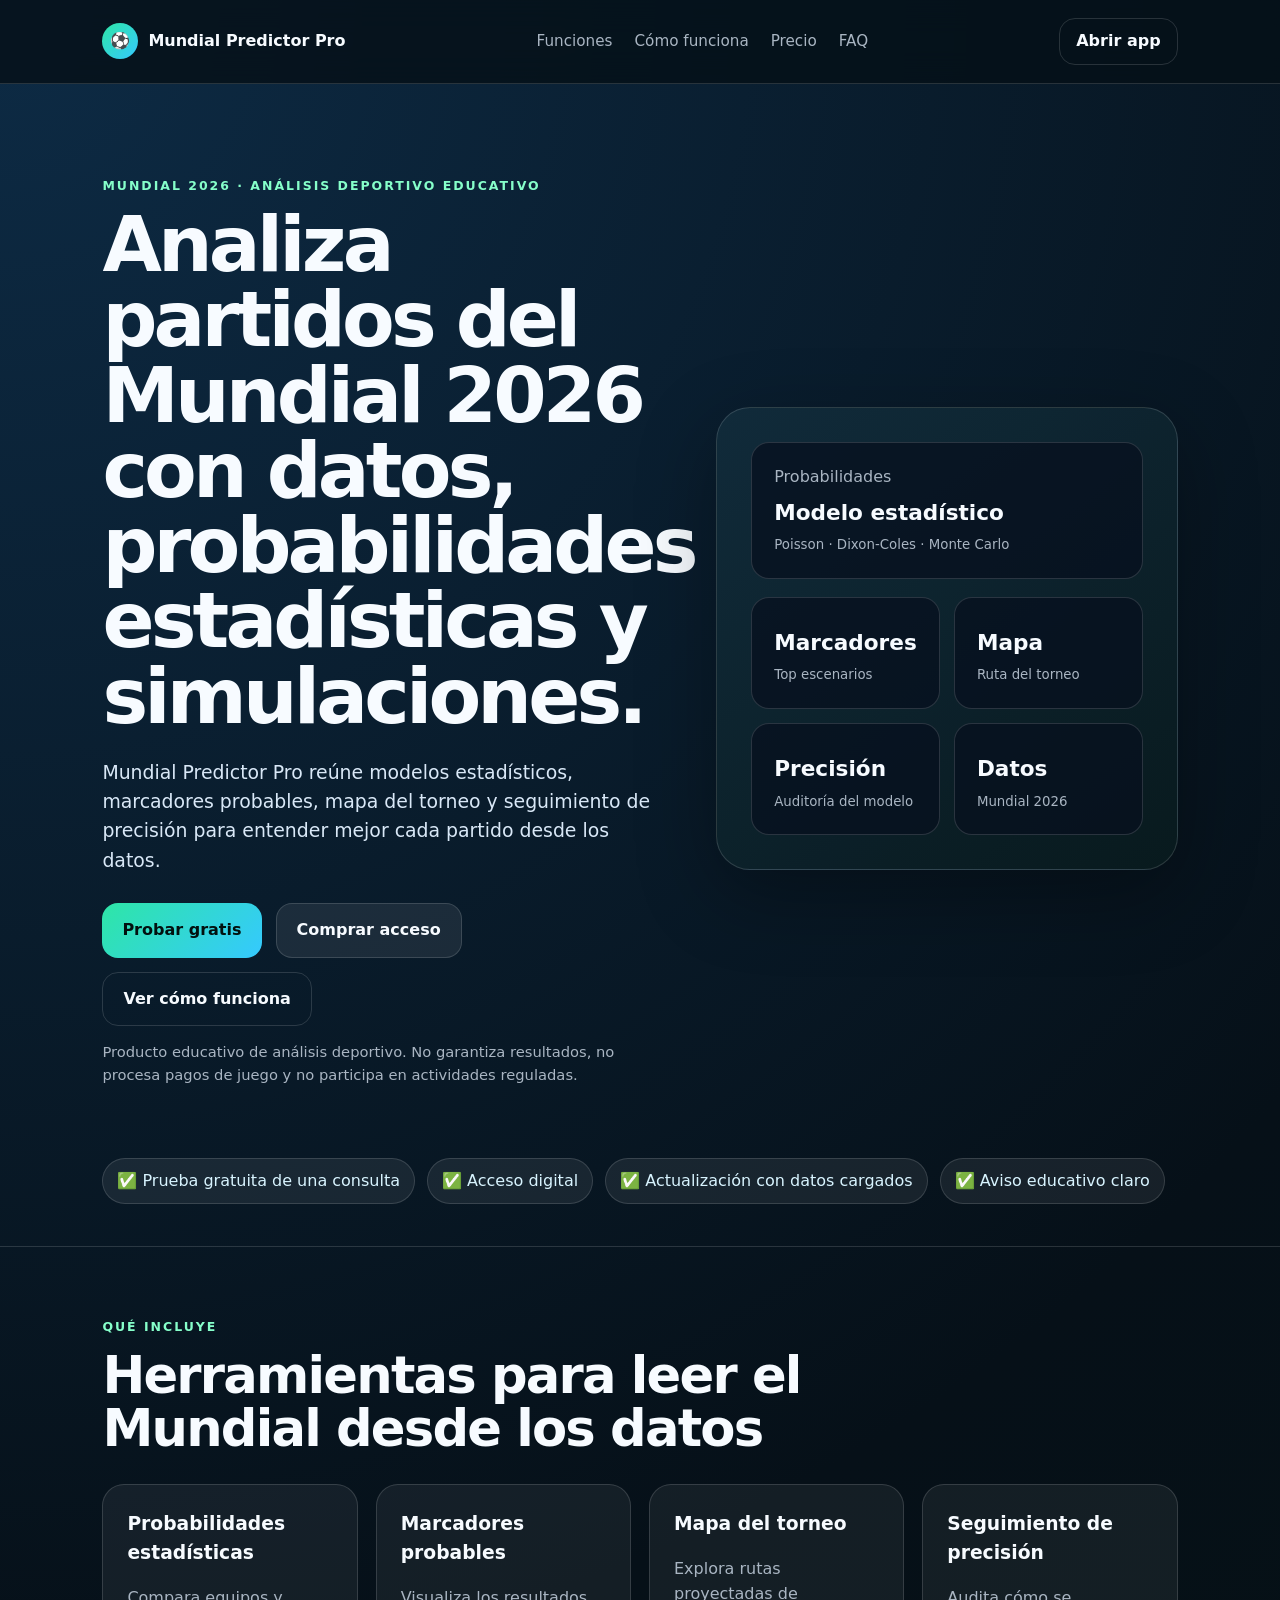
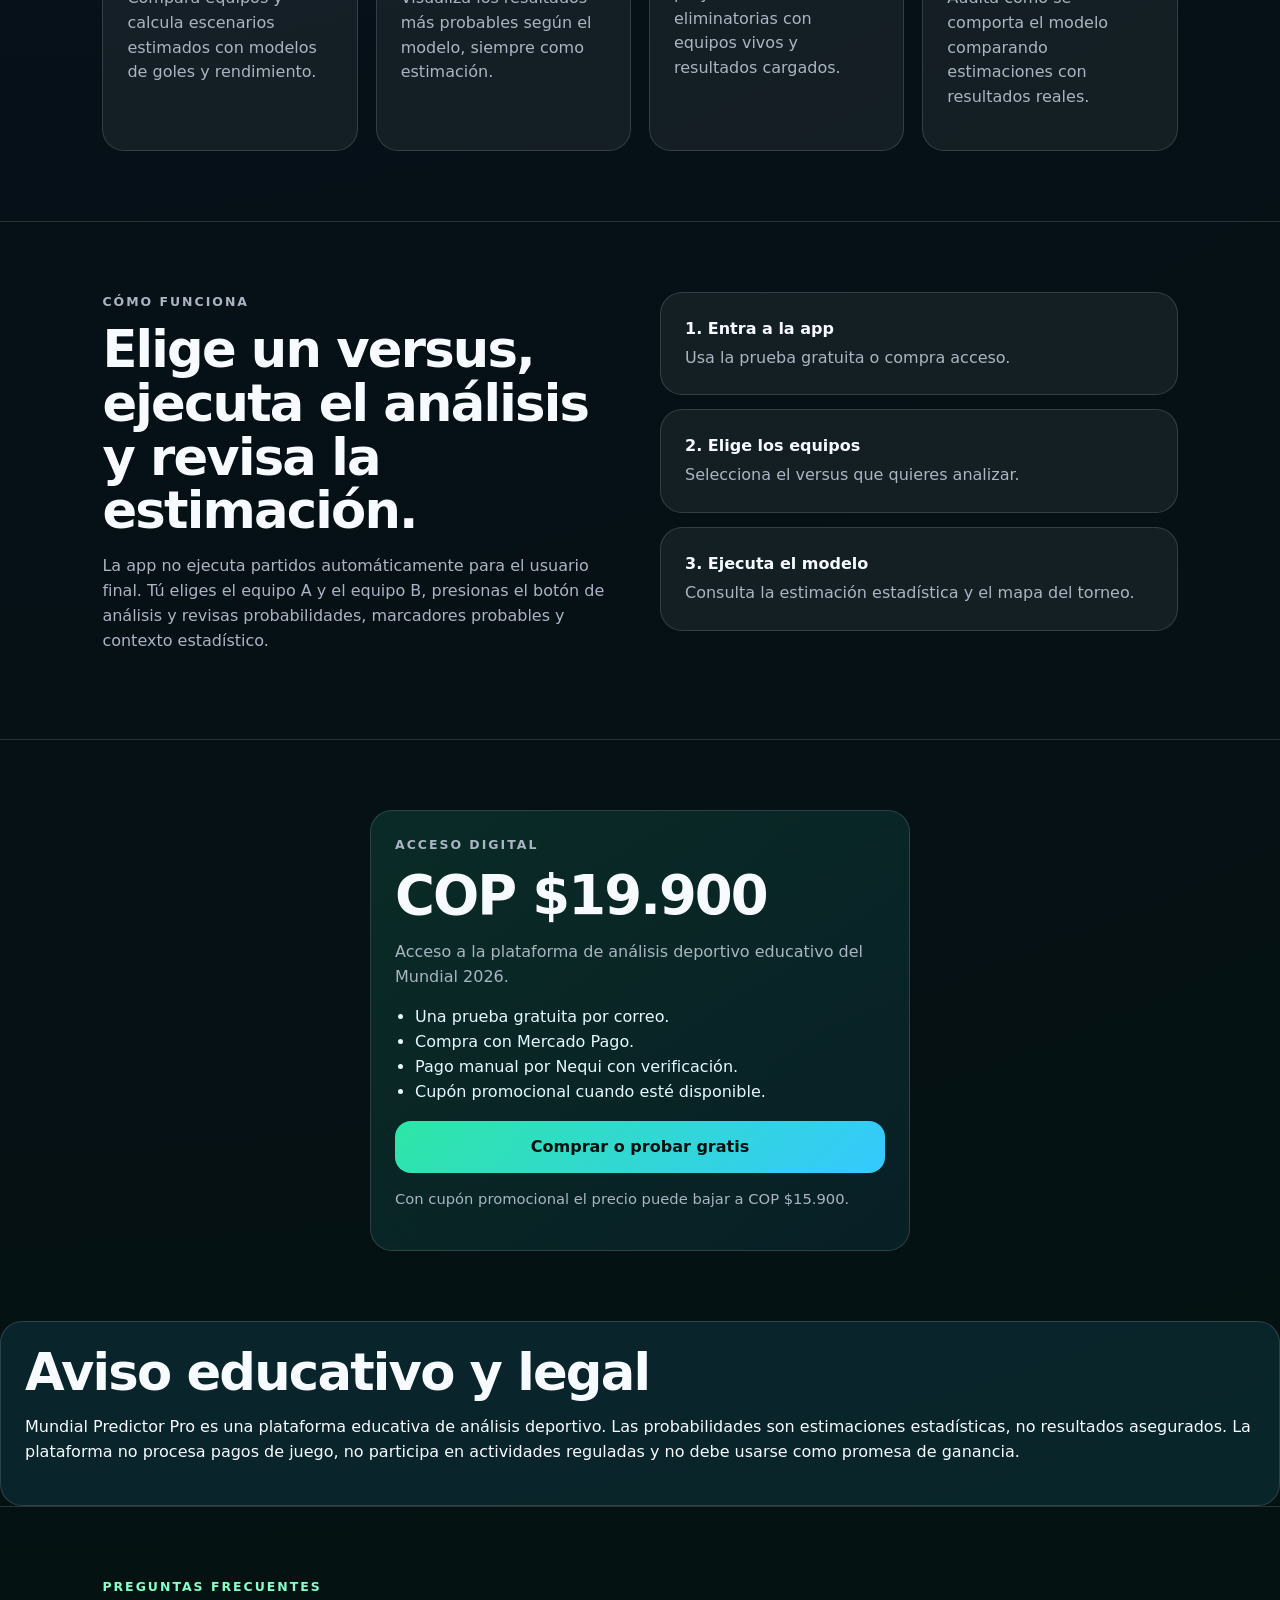
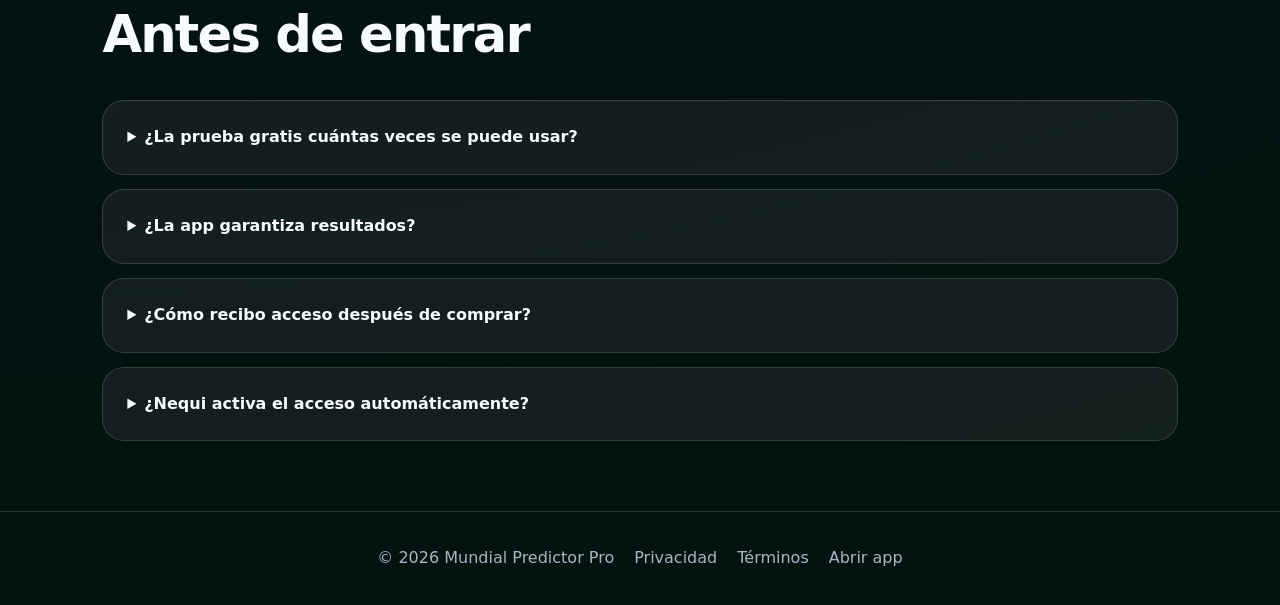
<file: index.html>
<!doctype html>
<html lang="es">
<head>
  <meta charset="utf-8" />
  <meta name="viewport" content="width=device-width, initial-scale=1" />
  <title>Mundial Predictor Pro | Análisis deportivo educativo del Mundial 2026</title>
  <meta name="description" content="Analiza partidos del Mundial 2026 con datos, probabilidades estadísticas, simulaciones y mapa del torneo. Plataforma educativa de análisis deportivo; no garantiza resultados ni procesa pagos de juego." />
  <meta name="robots" content="index, follow" />
  <link rel="canonical" href="https://mundialpredictorpro.com/" />
  <link rel="icon" href="/favicon.ico" sizes="any">
  <link rel="icon" type="image/png" sizes="48x48" href="/favicon-48.png">
  <link rel="icon" type="image/png" sizes="96x96" href="/favicon-96.png">
  <link rel="icon" type="image/png" sizes="192x192" href="/favicon-192.png">
  <link rel="apple-touch-icon" href="/apple-touch-icon.png">
  <link rel="manifest" href="/site.webmanifest">
  <link rel="stylesheet" href="styles.css" />
  <meta property="og:title" content="Mundial Predictor Pro" />
  <meta property="og:description" content="Análisis deportivo educativo del Mundial 2026 con datos, simulaciones y probabilidades estadísticas." />
  <meta property="og:type" content="website" />
  <meta property="og:url" content="https://mundialpredictorpro.com/" />
</head>
<!-- Google tag (gtag.js) -->
<script async src="https://www.googletagmanager.com/gtag/js?id=AW-18288267236"></script>
<script>
  window.dataLayer = window.dataLayer || [];
  function gtag(){dataLayer.push(arguments);}
  gtag('js', new Date());

  gtag('config', 'AW-18288267236');
</script>
<body>
  <header class="site-header">
    <a class="brand" href="#top" aria-label="Mundial Predictor Pro">
      <span class="brand-icon">⚽</span>
      <span>Mundial Predictor Pro</span>
    </a>
    <nav aria-label="Navegación principal">
      <a href="#funciones">Funciones</a>
      <a href="#como-funciona">Cómo funciona</a>
      <a href="#precio">Precio</a>
      <a href="#faq">FAQ</a>
    </nav>
    <a class="btn btn-small" href="app.html" rel="noopener">Abrir app</a>
  </header>

  <main id="top">
    <section class="hero">
      <div class="hero-copy">
        <p class="eyebrow">Mundial 2026 · Análisis deportivo educativo</p>
        <h1>Analiza partidos del Mundial 2026 con datos, probabilidades estadísticas y simulaciones.</h1>
        <p class="hero-text">Mundial Predictor Pro reúne modelos estadísticos, marcadores probables, mapa del torneo y seguimiento de precisión para entender mejor cada partido desde los datos.</p>
        <div class="cta-row">
          <a class="btn btn-primary" href="app.html" rel="noopener">Probar gratis</a>
          <a class="btn btn-secondary" href="app.html" rel="noopener">Comprar acceso</a>
          <a class="btn btn-ghost" href="#como-funciona">Ver cómo funciona</a>
        </div>
        <p class="legal-note">Producto educativo de análisis deportivo. No garantiza resultados, no procesa pagos de juego y no participa en actividades reguladas.</p>
      </div>
      <div class="hero-card" aria-label="Resumen de funciones">
        <div class="panel large">
          <span>Probabilidades</span>
          <strong>Modelo estadístico</strong>
          <small>Poisson · Dixon-Coles · Monte Carlo</small>
        </div>
        <div class="grid-panels">
          <div class="panel"><strong>Marcadores</strong><small>Top escenarios</small></div>
          <div class="panel"><strong>Mapa</strong><small>Ruta del torneo</small></div>
          <div class="panel"><strong>Precisión</strong><small>Auditoría del modelo</small></div>
          <div class="panel"><strong>Datos</strong><small>Mundial 2026</small></div>
        </div>
      </div>
    </section>

    <section class="trust-strip">
      <span>✅ Prueba gratuita de una consulta</span>
      <span>✅ Acceso digital</span>
      <span>✅ Actualización con datos cargados</span>
      <span>✅ Aviso educativo claro</span>
    </section>

    <section id="funciones" class="section">
      <div class="section-head">
        <p class="eyebrow">Qué incluye</p>
        <h2>Herramientas para leer el Mundial desde los datos</h2>
      </div>
      <div class="features">
        <article>
          <h3>Probabilidades estadísticas</h3>
          <p>Compara equipos y calcula escenarios estimados con modelos de goles y rendimiento.</p>
        </article>
        <article>
          <h3>Marcadores probables</h3>
          <p>Visualiza los resultados más probables según el modelo, siempre como estimación.</p>
        </article>
        <article>
          <h3>Mapa del torneo</h3>
          <p>Explora rutas proyectadas de eliminatorias con equipos vivos y resultados cargados.</p>
        </article>
        <article>
          <h3>Seguimiento de precisión</h3>
          <p>Audita cómo se comporta el modelo comparando estimaciones con resultados reales.</p>
        </article>
      </div>
    </section>

    <section id="como-funciona" class="section split">
      <div>
        <p class="eyebrow">Cómo funciona</p>
        <h2>Elige un versus, ejecuta el análisis y revisa la estimación.</h2>
        <p>La app no ejecuta partidos automáticamente para el usuario final. Tú eliges el equipo A y el equipo B, presionas el botón de análisis y revisas probabilidades, marcadores probables y contexto estadístico.</p>
      </div>
      <ol class="steps">
        <li><strong>1. Entra a la app</strong><span>Usa la prueba gratuita o compra acceso.</span></li>
        <li><strong>2. Elige los equipos</strong><span>Selecciona el versus que quieres analizar.</span></li>
        <li><strong>3. Ejecuta el modelo</strong><span>Consulta la estimación estadística y el mapa del torneo.</span></li>
      </ol>
    </section>

    <section id="precio" class="section price-section">
      <div class="price-card">
        <p class="eyebrow">Acceso digital</p>
        <h2>COP $19.900</h2>
        <p>Acceso a la plataforma de análisis deportivo educativo del Mundial 2026.</p>
        <ul>
          <li>Una prueba gratuita por correo.</li>
          <li>Compra con Mercado Pago.</li>
          <li>Pago manual por Nequi con verificación.</li>
          <li>Cupón promocional cuando esté disponible.</li>
        </ul>
        <a class="btn btn-primary full" href="app.html" rel="noopener">Comprar o probar gratis</a>
        <p class="legal-note">Con cupón promocional el precio puede bajar a COP $15.900.</p>
      </div>
    </section>

    <section class="section warning-box">
      <h2>Aviso educativo y legal</h2>
      <p>Mundial Predictor Pro es una plataforma educativa de análisis deportivo. Las probabilidades son estimaciones estadísticas, no resultados asegurados. La plataforma no procesa pagos de juego, no participa en actividades reguladas y no debe usarse como promesa de ganancia.</p>
    </section>

    <section id="faq" class="section faq">
      <div class="section-head">
        <p class="eyebrow">Preguntas frecuentes</p>
        <h2>Antes de entrar</h2>
      </div>
      <details>
        <summary>¿La prueba gratis cuántas veces se puede usar?</summary>
        <p>La prueba gratuita está pensada para una consulta por correo, de forma que puedas conocer la plataforma antes de comprar acceso.</p>
      </details>
      <details>
        <summary>¿La app garantiza resultados?</summary>
        <p>No. La app entrega estimaciones estadísticas y simulaciones educativas. Ningún resultado está garantizado.</p>
      </details>
      <details>
        <summary>¿Cómo recibo acceso después de comprar?</summary>
        <p>Después del pago aprobado, revisa tu correo. Si no ves el mensaje, revisa Spam, Promociones o Correo no deseado.</p>
      </details>
      <details>
        <summary>¿Nequi activa el acceso automáticamente?</summary>
        <p>No. Nequi es manual y puede tardar más. El acceso se activa después de verificar el pago real.</p>
      </details>
    </section>
  </main>

  <footer class="site-footer">
    <span>© 2026 Mundial Predictor Pro</span>
    <a href="privacy.html">Privacidad</a>
    <a href="terms.html">Términos</a>
    <a href="app.html" rel="noopener">Abrir app</a>
  </footer>
</body>
</html>
</file>
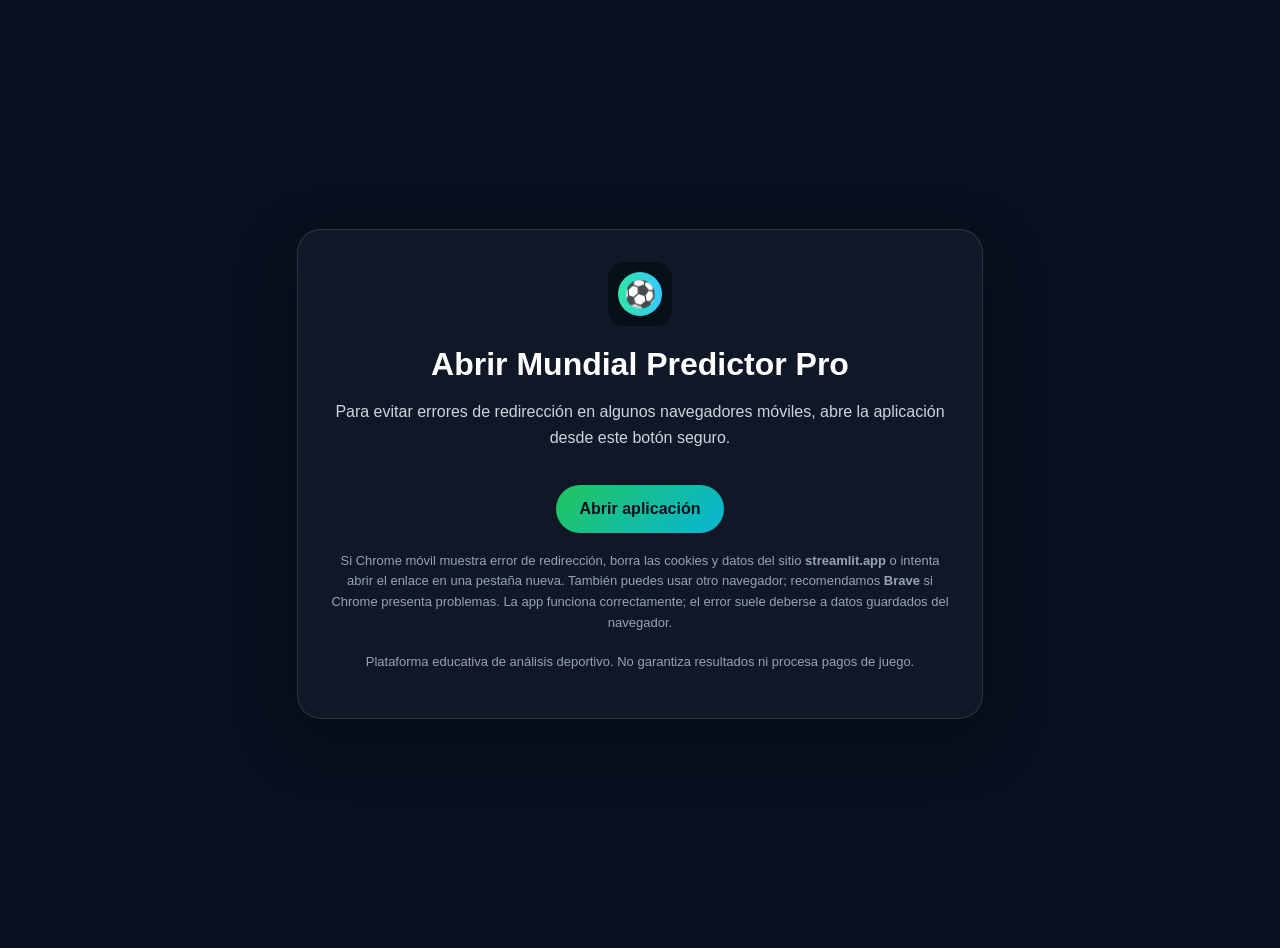
<file: app.html>
<!doctype html>
<html lang="es">
<head>
  <meta charset="utf-8">
  <meta name="viewport" content="width=device-width, initial-scale=1">
  <title>Abrir app | Mundial Predictor Pro</title>
  <meta name="description" content="Accede a Mundial Predictor Pro, plataforma educativa de análisis deportivo del Mundial 2026.">
  <link rel="icon" href="/favicon.svg">
  <style>
    body {
      margin: 0;
      min-height: 100vh;
      display: grid;
      place-items: center;
      font-family: Arial, sans-serif;
      background: #07111f;
      color: white;
      padding: 24px;
    }
    .card {
      max-width: 620px;
      width: 100%;
      background: #101827;
      border: 1px solid rgba(255,255,255,.12);
      border-radius: 24px;
      padding: 32px;
      text-align: center;
      box-shadow: 0 20px 60px rgba(0,0,0,.35);
    }
    .logo {
      width: 64px;
      height: 64px;
      margin-bottom: 16px;
    }
    h1 {
      margin: 0 0 12px;
      font-size: 32px;
    }
    p {
      color: #cbd5e1;
      line-height: 1.6;
    }
    a.button {
      display: inline-block;
      margin-top: 18px;
      padding: 15px 24px;
      border-radius: 999px;
      background: linear-gradient(135deg, #22c55e, #06b6d4);
      color: #03111f;
      text-decoration: none;
      font-weight: 800;
    }
    .note {
      margin-top: 18px;
      font-size: 13px;
      color: #94a3b8;
    }
  </style>
</head>
<body>
  <main class="card">
    <img class="logo" src="/favicon.svg" alt="Mundial Predictor Pro">
    <h1>Abrir Mundial Predictor Pro</h1>
    <p>
      Para evitar errores de redirección en algunos navegadores móviles,
      abre la aplicación desde este botón seguro.
    </p>

    <a class="button"
       href="https://predictor-mundial-2026-edp.streamlit.app/"
       target="_blank"
       rel="noopener noreferrer">
      Abrir aplicación
    </a>

<p class="note">
  Si Chrome móvil muestra error de redirección, borra las cookies y datos del sitio
  <strong>streamlit.app</strong> o intenta abrir el enlace en una pestaña nueva.
  También puedes usar otro navegador; recomendamos <strong>Brave</strong> si Chrome presenta problemas.
  La app funciona correctamente; el error suele deberse a datos guardados del navegador.
</p>

    <p class="note">
      Plataforma educativa de análisis deportivo. No garantiza resultados ni procesa pagos de juego.
    </p>
  </main>
</body>
</html>
</file>
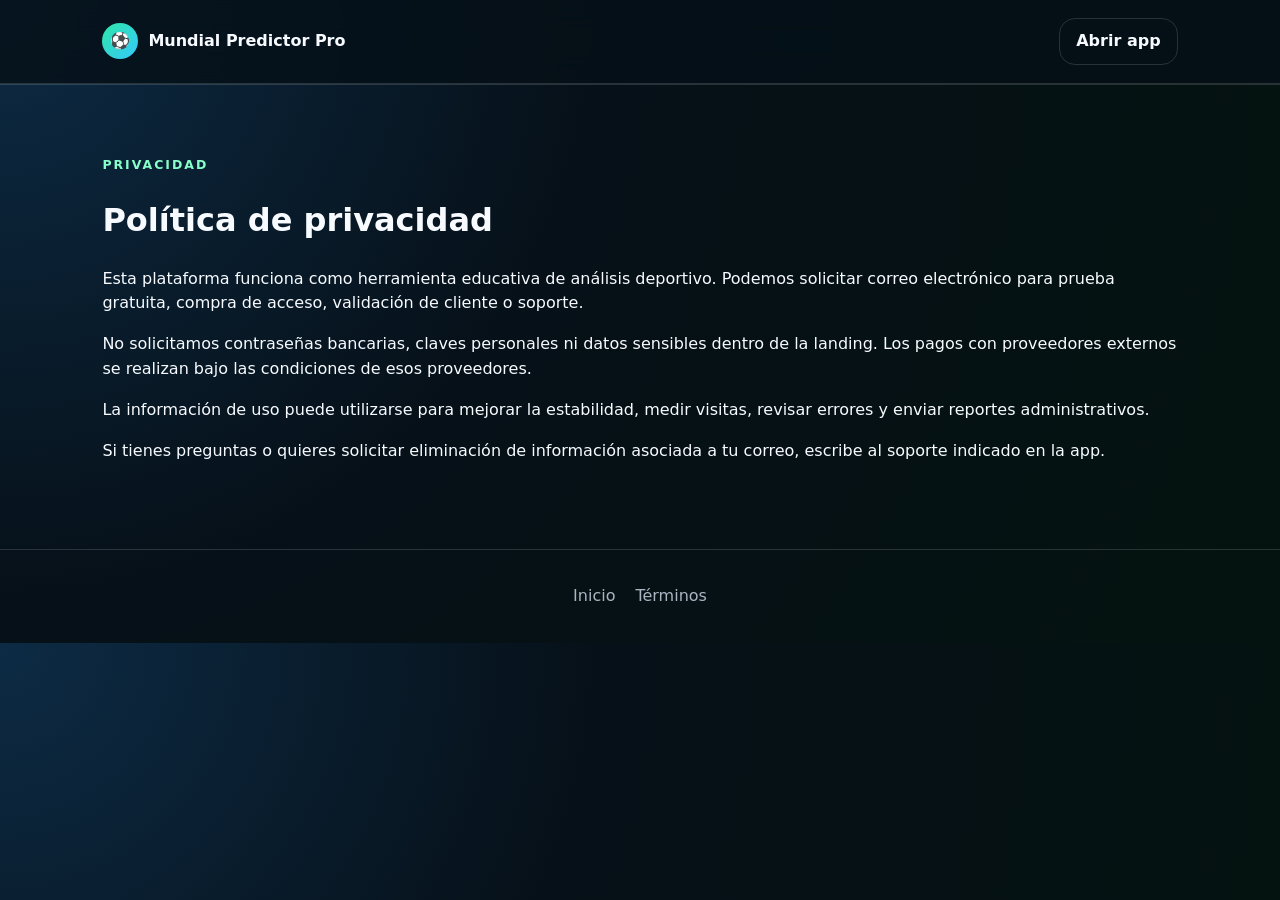
<file: privacy.html>
<!doctype html><html lang="es"><head><meta charset="utf-8"><meta name="viewport" content="width=device-width, initial-scale=1"><title>Privacidad | Mundial Predictor Pro</title><meta name="robots" content="index, follow"><link rel="canonical" href="https://mundialpredictorpro.com/privacy.html"><link rel="stylesheet" href="styles.css"></head><body><header class="site-header"><a class="brand" href="/"><span class="brand-icon">⚽</span><span>Mundial Predictor Pro</span></a><a class="btn btn-small" href="https://predictor-mundial-2026-edp.streamlit.app/">Abrir app</a></header><main class="section"><p class="eyebrow">Privacidad</p><h1>Política de privacidad</h1><p>Esta plataforma funciona como herramienta educativa de análisis deportivo. Podemos solicitar correo electrónico para prueba gratuita, compra de acceso, validación de cliente o soporte.</p><p>No solicitamos contraseñas bancarias, claves personales ni datos sensibles dentro de la landing. Los pagos con proveedores externos se realizan bajo las condiciones de esos proveedores.</p><p>La información de uso puede utilizarse para mejorar la estabilidad, medir visitas, revisar errores y enviar reportes administrativos.</p><p>Si tienes preguntas o quieres solicitar eliminación de información asociada a tu correo, escribe al soporte indicado en la app.</p></main><footer class="site-footer"><a href="/">Inicio</a><a href="terms.html">Términos</a></footer></body></html>
</file>
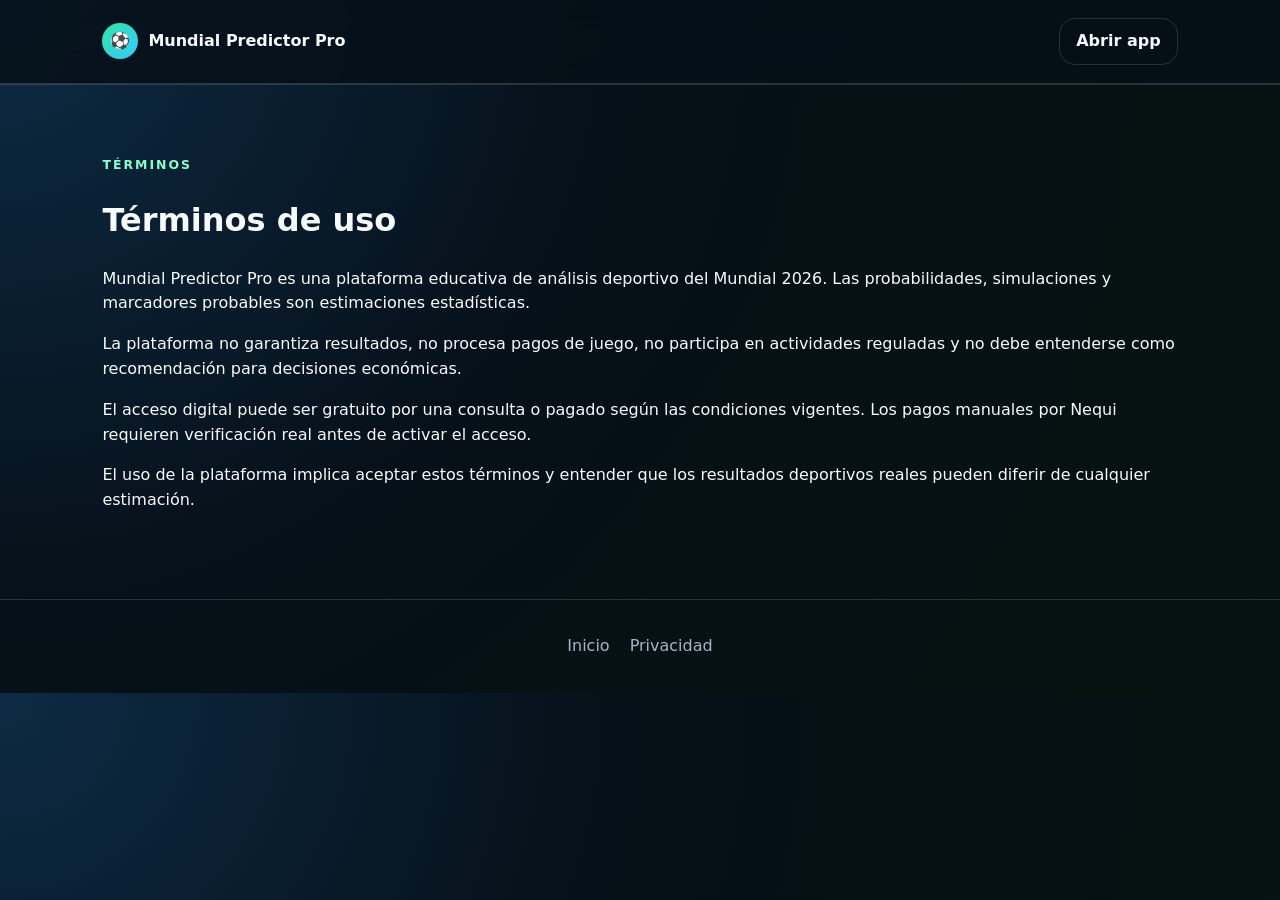
<file: terms.html>
<!doctype html><html lang="es"><head><meta charset="utf-8"><meta name="viewport" content="width=device-width, initial-scale=1"><title>Términos | Mundial Predictor Pro</title><meta name="robots" content="index, follow"><link rel="canonical" href="https://mundialpredictorpro.com/terms.html"><link rel="stylesheet" href="styles.css"></head><body><header class="site-header"><a class="brand" href="/"><span class="brand-icon">⚽</span><span>Mundial Predictor Pro</span></a><a class="btn btn-small" href="https://predictor-mundial-2026-edp.streamlit.app/">Abrir app</a></header><main class="section"><p class="eyebrow">Términos</p><h1>Términos de uso</h1><p>Mundial Predictor Pro es una plataforma educativa de análisis deportivo del Mundial 2026. Las probabilidades, simulaciones y marcadores probables son estimaciones estadísticas.</p><p>La plataforma no garantiza resultados, no procesa pagos de juego, no participa en actividades reguladas y no debe entenderse como recomendación para decisiones económicas.</p><p>El acceso digital puede ser gratuito por una consulta o pagado según las condiciones vigentes. Los pagos manuales por Nequi requieren verificación real antes de activar el acceso.</p><p>El uso de la plataforma implica aceptar estos términos y entender que los resultados deportivos reales pueden diferir de cualquier estimación.</p></main><footer class="site-footer"><a href="/">Inicio</a><a href="privacy.html">Privacidad</a></footer></body></html>
</file>
<file: styles.css>
:root{
  --bg:#061018;--bg2:#071f1d;--card:#0e1a27;--card2:#10283a;--text:#f7fbff;--muted:#a9b5c2;--line:rgba(255,255,255,.14);--brand:#2ee6a6;--brand2:#35c9ff;--warn:#d9f7ff;
}
*{box-sizing:border-box}html{scroll-behavior:smooth}body{margin:0;font-family:Inter,system-ui,-apple-system,Segoe UI,Roboto,Arial,sans-serif;background:radial-gradient(circle at top left,#0d2b45 0,#061018 42%,#04130f 100%);color:var(--text);line-height:1.55}a{color:inherit;text-decoration:none}.site-header{position:sticky;top:0;z-index:20;display:flex;align-items:center;justify-content:space-between;gap:20px;padding:18px 8vw;background:rgba(6,16,24,.82);backdrop-filter:blur(16px);border-bottom:1px solid var(--line)}.brand{display:flex;align-items:center;gap:10px;font-weight:800}.brand-icon{display:grid;place-items:center;width:36px;height:36px;border-radius:50%;background:linear-gradient(135deg,var(--brand),var(--brand2))}nav{display:flex;gap:22px;color:var(--muted);font-size:.95rem}nav a:hover{color:var(--text)}.btn{display:inline-flex;align-items:center;justify-content:center;border-radius:16px;padding:14px 20px;font-weight:800;border:1px solid var(--line);transition:.2s ease}.btn:hover{transform:translateY(-1px);border-color:rgba(255,255,255,.35)}.btn-small{padding:10px 16px}.btn-primary{background:linear-gradient(135deg,var(--brand),var(--brand2));color:#02110f;border:0}.btn-secondary{background:rgba(255,255,255,.08)}.btn-ghost{background:transparent}.full{width:100%}.hero{display:grid;grid-template-columns:minmax(0,1.1fr) minmax(320px,.9fr);gap:50px;align-items:center;padding:92px 8vw 56px}.eyebrow{margin:0 0 12px;color:#86ffca;text-transform:uppercase;letter-spacing:.16em;font-size:.78rem;font-weight:900}.hero h1{font-size:clamp(2.4rem,6vw,5.5rem);line-height:.98;margin:0 0 24px;letter-spacing:-.05em}.hero-text{max-width:720px;color:#d9e8f7;font-size:1.18rem}.cta-row{display:flex;flex-wrap:wrap;gap:14px;margin:28px 0 14px}.legal-note{color:var(--muted);font-size:.92rem}.hero-card{border:1px solid var(--line);background:linear-gradient(145deg,rgba(18,44,60,.92),rgba(9,27,30,.92));border-radius:34px;padding:34px;box-shadow:0 24px 80px rgba(0,0,0,.32)}.panel{background:rgba(7,17,31,.76);border:1px solid var(--line);border-radius:18px;padding:22px}.panel span,.panel small{display:block;color:var(--muted)}.panel strong{display:block;font-size:1.35rem;margin:6px 0}.large{margin-bottom:18px}.grid-panels{display:grid;grid-template-columns:1fr 1fr;gap:14px}.trust-strip{display:flex;flex-wrap:wrap;gap:12px;padding:0 8vw 42px}.trust-strip span{background:rgba(255,255,255,.07);border:1px solid var(--line);border-radius:999px;padding:10px 14px;color:#d8f4ff}.section{padding:70px 8vw;border-top:1px solid var(--line)}.section-head{max-width:780px;margin-bottom:28px}.section h2{font-size:clamp(2rem,4vw,3.2rem);line-height:1.05;margin:0 0 16px;letter-spacing:-.035em}.features{display:grid;grid-template-columns:repeat(4,1fr);gap:18px}.features article,.price-card,.warning-box,details,.steps li{border:1px solid var(--line);background:rgba(255,255,255,.06);border-radius:22px;padding:24px}.features h3{margin-top:0}.features p,.split p,.price-card p,details p{color:var(--muted)}.split{display:grid;grid-template-columns:1fr 1fr;gap:40px;align-items:start}.steps{margin:0;padding:0;list-style:none;display:grid;gap:14px}.steps span{display:block;color:var(--muted);margin-top:4px}.price-section{display:grid;place-items:center}.price-card{max-width:540px;background:linear-gradient(145deg,rgba(46,230,166,.12),rgba(53,201,255,.08))}.price-card h2{font-size:3.4rem}.price-card ul{padding-left:20px;color:#e7f8ff}.warning-box{background:rgba(53,201,255,.10)}.faq{display:grid;gap:14px}.faq .section-head{margin-bottom:8px}summary{cursor:pointer;font-weight:800}.site-footer{display:flex;flex-wrap:wrap;gap:20px;justify-content:center;padding:34px 8vw;color:var(--muted);border-top:1px solid var(--line)}.site-footer a:hover{color:var(--text)}@media (max-width:900px){.site-header{padding:14px 5vw}.site-header nav{display:none}.hero{grid-template-columns:1fr;padding:58px 5vw 36px}.features{grid-template-columns:1fr}.split{grid-template-columns:1fr}.trust-strip,.section{padding-left:5vw;padding-right:5vw}.cta-row .btn{width:100%}.grid-panels{grid-template-columns:1fr}.hero-card{padding:22px;border-radius:24px}}
</file>
